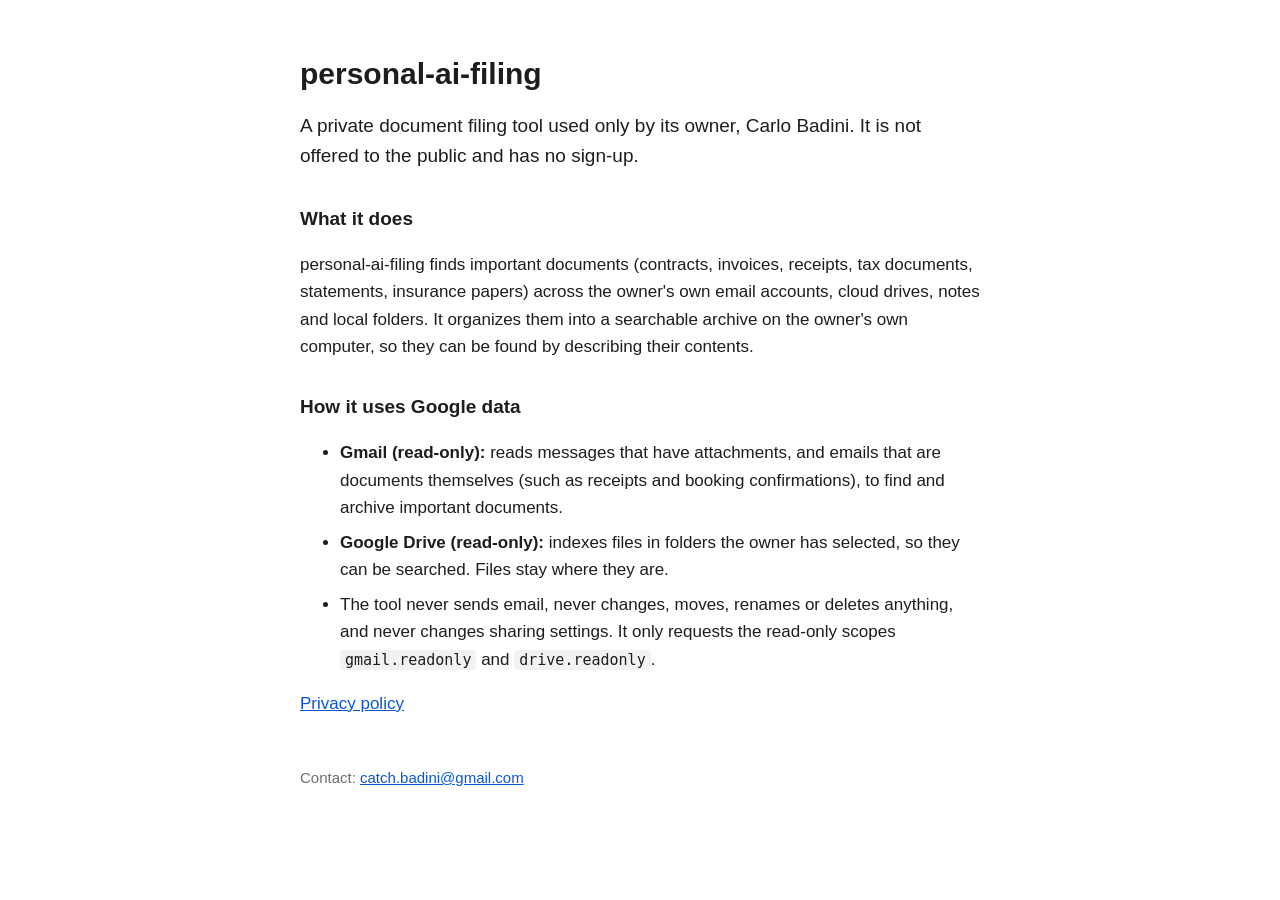
<file: personal-ai-filing/index.html>
<!doctype html>
<html lang="en">
<head>
<meta charset="utf-8">
<meta name="viewport" content="width=device-width, initial-scale=1">
<title>personal-ai-filing</title>
<meta name="description" content="A private, read-only document filing tool used only by its owner.">
<link rel="stylesheet" href="style.css">
</head>
<body>
<main>
  <h1>personal-ai-filing</h1>
  <p class="lead">A private document filing tool used only by its owner, Carlo Badini. It is not offered to the public
  and has no sign-up.</p>

  <h2>What it does</h2>
  <p>personal-ai-filing finds important documents (contracts, invoices, receipts, tax documents, statements,
  insurance papers) across the owner's own email accounts, cloud drives, notes and local folders. It organizes them
  into a searchable archive on the owner's own computer, so they can be found by describing their contents.</p>

  <h2>How it uses Google data</h2>
  <ul>
    <li><strong>Gmail (read-only):</strong> reads messages that have attachments, and emails that are documents
      themselves (such as receipts and booking confirmations), to find and archive important documents.</li>
    <li><strong>Google Drive (read-only):</strong> indexes files in folders the owner has selected, so they can be
      searched. Files stay where they are.</li>
    <li>The tool never sends email, never changes, moves, renames or deletes anything, and never changes sharing
      settings. It only requests the read-only scopes <code>gmail.readonly</code> and <code>drive.readonly</code>.</li>
  </ul>

  <p><a href="privacy.html">Privacy policy</a></p>
</main>
<footer>Contact: <a href="mailto:catch.badini@gmail.com">catch.badini@gmail.com</a></footer>
</body>
</html>
</file>
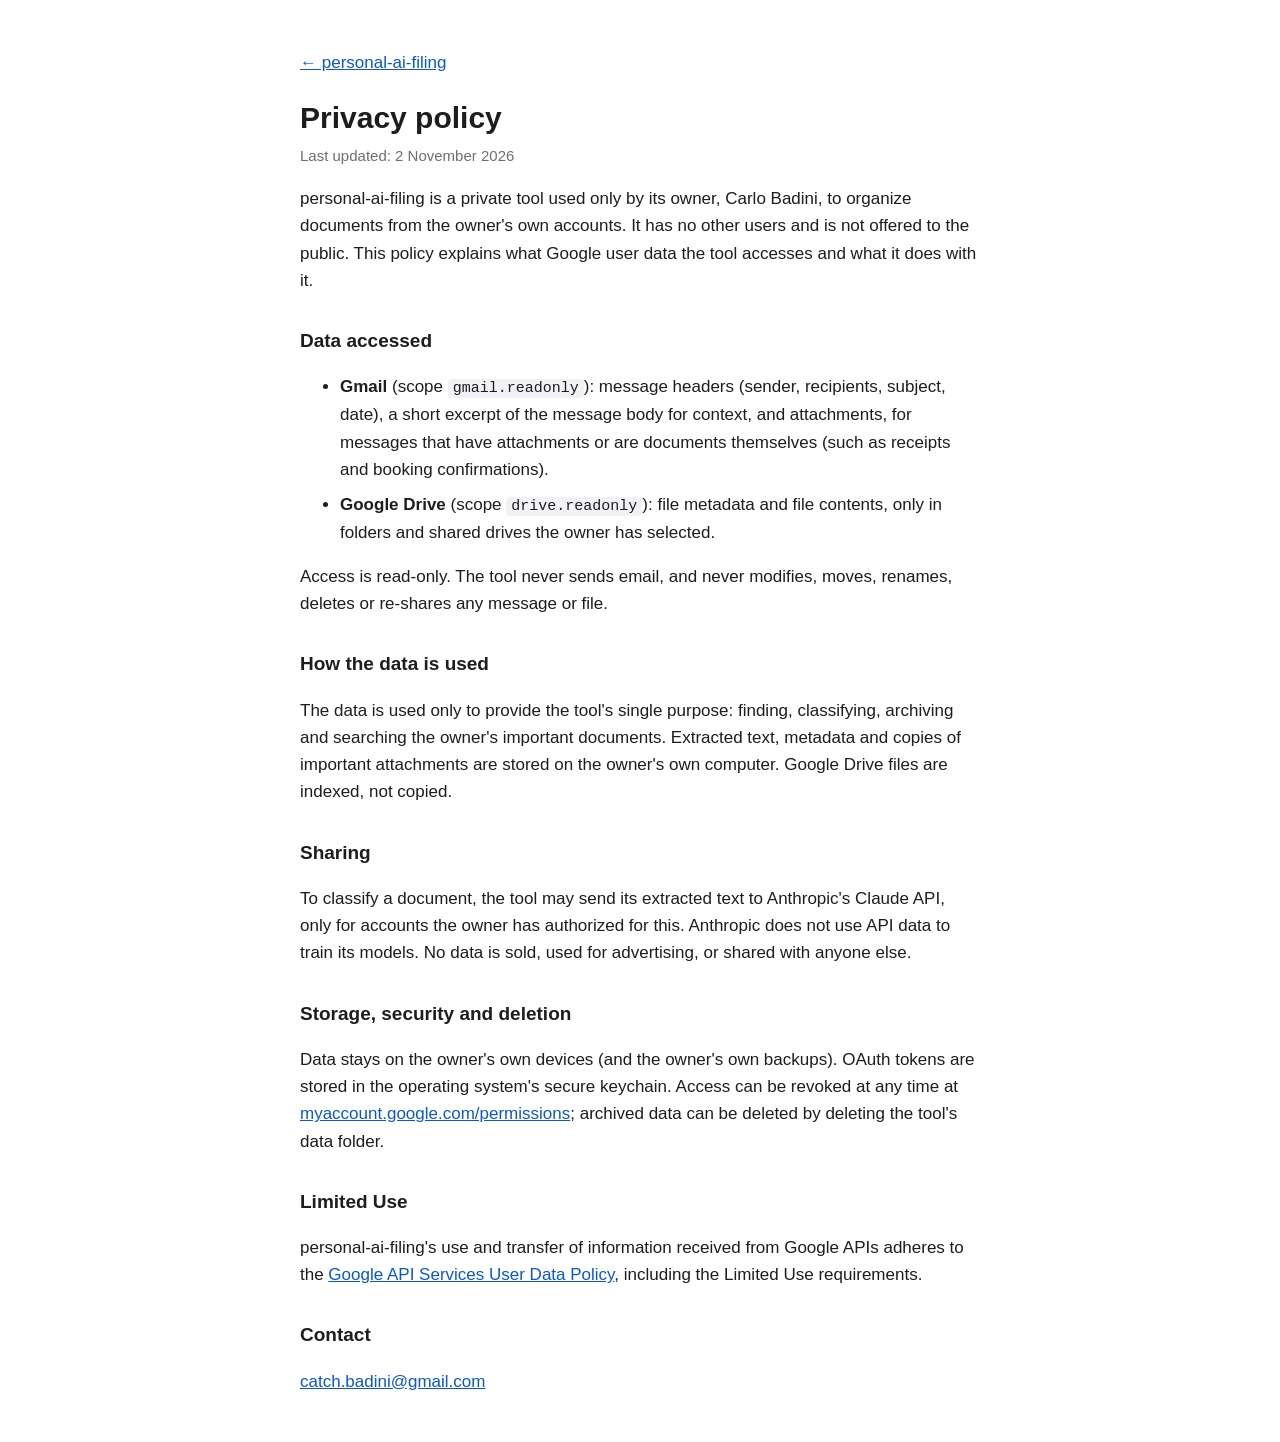
<file: personal-ai-filing/privacy.html>
<!doctype html>
<html lang="en">
<head>
<meta charset="utf-8">
<meta name="viewport" content="width=device-width, initial-scale=1">
<title>Privacy policy – personal-ai-filing</title>
<link rel="stylesheet" href="style.css">
</head>
<body>
<main>
  <p><a href="index.html">← personal-ai-filing</a></p>
  <h1>Privacy policy</h1>
  <p class="meta">Last updated: 2 November 2026</p>

  <p>personal-ai-filing is a private tool used only by its owner, Carlo Badini, to organize documents from the
  owner's own accounts. It has no other users and is not offered to the public. This policy explains what Google
  user data the tool accesses and what it does with it.</p>

  <h2>Data accessed</h2>
  <ul>
    <li><strong>Gmail</strong> (scope <code>gmail.readonly</code>): message headers (sender, recipients, subject,
      date), a short excerpt of the message body for context, and attachments, for messages that have attachments
      or are documents themselves (such as receipts and booking confirmations).</li>
    <li><strong>Google Drive</strong> (scope <code>drive.readonly</code>): file metadata and file contents, only
      in folders and shared drives the owner has selected.</li>
  </ul>
  <p>Access is read-only. The tool never sends email, and never modifies, moves, renames, deletes or re-shares any
  message or file.</p>

  <h2>How the data is used</h2>
  <p>The data is used only to provide the tool's single purpose: finding, classifying, archiving and searching the
  owner's important documents. Extracted text, metadata and copies of important attachments are stored on the
  owner's own computer. Google Drive files are indexed, not copied.</p>

  <h2>Sharing</h2>
  <p>To classify a document, the tool may send its extracted text to Anthropic's Claude API, only for accounts the
  owner has authorized for this. Anthropic does not use API data to train its models. No data is sold, used for
  advertising, or shared with anyone else.</p>

  <h2>Storage, security and deletion</h2>
  <p>Data stays on the owner's own devices (and the owner's own backups). OAuth tokens are stored in the operating
  system's secure keychain. Access can be revoked at any time at
  <a href="https://myaccount.google.com/permissions">myaccount.google.com/permissions</a>; archived data can be
  deleted by deleting the tool's data folder.</p>

  <h2>Limited Use</h2>
  <p>personal-ai-filing's use and transfer of information received from Google APIs adheres to the
  <a href="https://developers.google.com/terms/api-services-user-data-policy">Google API Services User Data
  Policy</a>, including the Limited Use requirements.</p>

  <h2>Contact</h2>
  <p><a href="mailto:catch.badini@gmail.com">catch.badini@gmail.com</a></p>
</main>
</body>
</html>
</file>
<file: personal-ai-filing/style.css>
:root { --fg: #1d1d1f; --muted: #6e6e73; --bg: #ffffff; --link: #0b57d0; --code: #f2f2f4; }
@media (prefers-color-scheme: dark) {
  :root { --fg: #f2f2f4; --muted: #a1a1a6; --bg: #141416; --link: #8ab4f8; --code: #26262a; }
}
body { margin: 0; background: var(--bg); color: var(--fg);
  font: 17px/1.6 -apple-system, BlinkMacSystemFont, "Segoe UI", Helvetica, Arial, sans-serif; }
main, footer { max-width: 680px; margin: 0 auto; padding: 32px 16px; }
footer { padding-top: 0; color: var(--muted); font-size: 15px; }
h1 { font-size: 30px; line-height: 1.2; margin: 24px 0 8px; }
h2 { font-size: 19px; margin: 32px 0 8px; }
.lead { font-size: 19px; }
.meta { color: var(--muted); font-size: 15px; margin-top: 0; }
a { color: var(--link); }
code { background: var(--code); padding: 1px 5px; border-radius: 4px; font-size: 15px; }
li { margin-bottom: 8px; }
</file>
